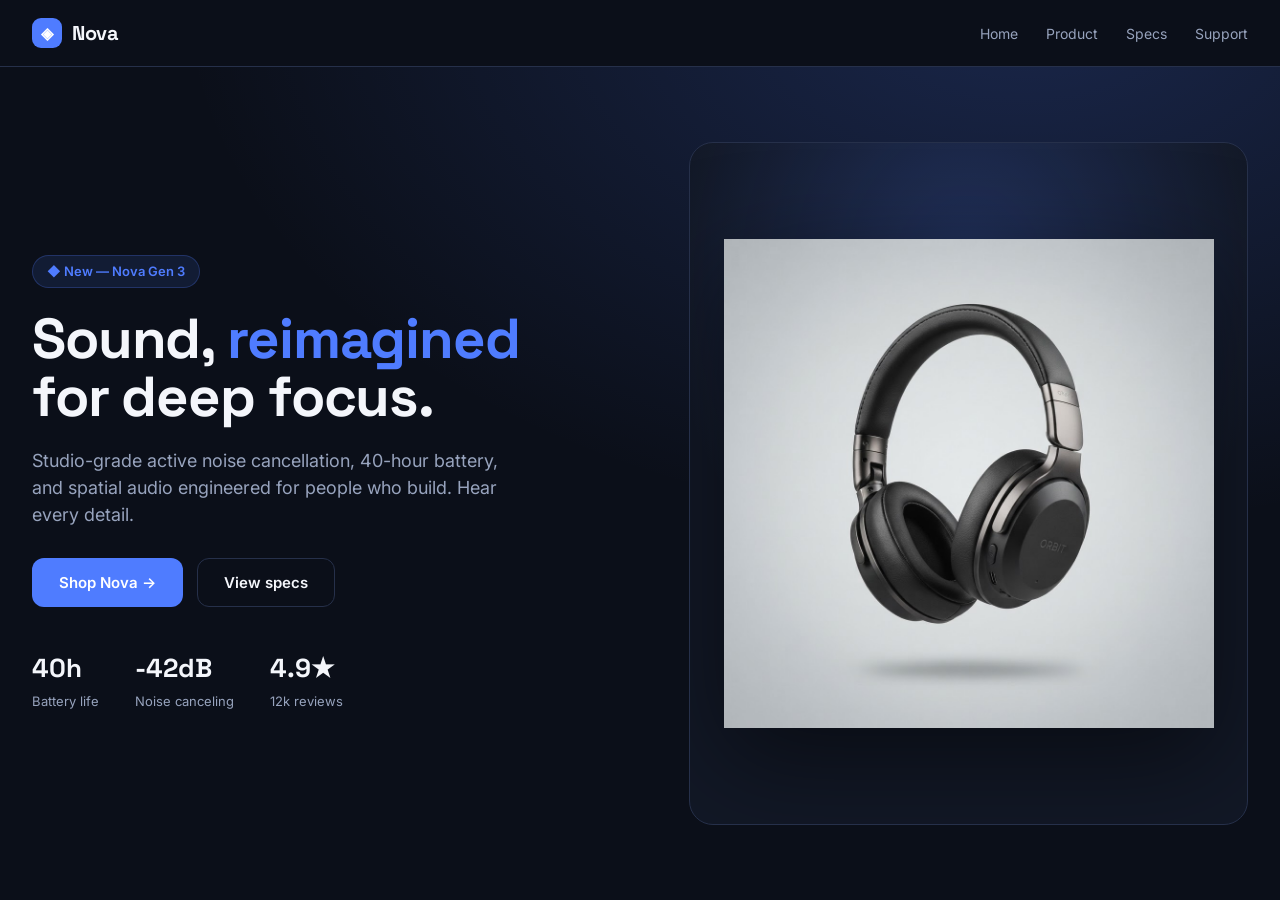
<file: index.html>
<!DOCTYPE html>
<html lang="en">

<head>
  <meta charset="UTF-8" />
  <meta name="viewport" content="width=device-width, initial-scale=1.0" />
  <title>Nova — Sound, Reimagined</title>
  <meta name="description" content="Nova wireless headphones. Studio-grade sound, engineered for focus. Buy now." />
  <link rel="preconnect" href="https://fonts.googleapis.com" />
  <link rel="preconnect" href="https://fonts.gstatic.com" crossorigin />
  <link
    href="https://fonts.googleapis.com/css2?family=Inter:wght@400;500;600;700;800&family=Space+Grotesk:wght@500;600;700&display=swap"
    rel="stylesheet" />
  <style>
    :root {
      --bg: #0b0f19;
      --surface: #121826;
      --surface-2: #1a2234;
      --border: #26304a;
      --fg: #f4f6fb;
      --muted: #97a3bd;
      --primary: #4f7cff;
      --primary-hover: #3b6bff;
      --primary-fg: #ffffff;
      --radius: 16px;
    }

    * {
      box-sizing: border-box;
      margin: 0;
      padding: 0;
    }

    html,
    body {
      height: 100%;
      overflow: hidden;
    }

    body {
      font-family: 'Inter', system-ui, -apple-system, sans-serif;
      background: var(--bg);
      color: var(--fg);
      -webkit-font-smoothing: antialiased;
      line-height: 1.5;
    }

    h1,
    h2,
    h3,
    .brand {
      font-family: 'Space Grotesk', 'Inter', sans-serif;
      letter-spacing: -0.02em;
    }

    .app {
      height: 100vh;
      display: flex;
      flex-direction: column;
    }

    /* ---------- Top bar ---------- */
    header {
      flex: 0 0 auto;
      display: flex;
      align-items: center;
      justify-content: space-between;
      padding: 18px 32px;
      border-bottom: 1px solid var(--border);
    }

    .brand {
      display: flex;
      align-items: center;
      gap: 10px;
      font-weight: 700;
      font-size: 20px;
      cursor: pointer;
      background: none;
      border: none;
      color: var(--fg);
    }

    .brand-mark {
      width: 30px;
      height: 30px;
      border-radius: 9px;
      background: var(--primary);
      display: grid;
      place-items: center;
      color: var(--primary-fg);
      font-size: 16px;
    }

    .nav {
      display: flex;
      align-items: center;
      gap: 28px;
      font-size: 14px;
      color: var(--muted);
    }

    .nav a {
      color: var(--muted);
      text-decoration: none;
      transition: color 0.15s;
    }

    .nav a:hover {
      color: var(--fg);
    }

    .steps {
      display: flex;
      align-items: center;
      gap: 8px;
      font-size: 13px;
      color: var(--muted);
    }

    .steps b {
      color: var(--fg);
      font-weight: 600;
    }

    /* ---------- Views ---------- */
    main {
      flex: 1 1 auto;
      position: relative;
      overflow: hidden;
    }

    .view {
      position: absolute;
      inset: 0;
      display: none;
      animation: fade 0.35s ease;
    }

    .view.active {
      display: block;
    }

    @keyframes fade {
      from {
        opacity: 0;
        transform: translateY(8px);
      }

      to {
        opacity: 1;
        transform: translateY(0);
      }
    }

    /* ---------- Buttons ---------- */
    .btn {
      display: inline-flex;
      align-items: center;
      justify-content: center;
      gap: 8px;
      font-family: inherit;
      font-size: 15px;
      font-weight: 600;
      padding: 14px 26px;
      border-radius: 12px;
      border: 1px solid transparent;
      cursor: pointer;
      transition: transform 0.12s, background 0.15s, border-color 0.15s;
    }

    .btn:active {
      transform: translateY(1px);
    }

    .btn-primary {
      background: var(--primary);
      color: var(--primary-fg);
    }

    .btn-primary:hover {
      background: var(--primary-hover);
    }

    .btn-ghost {
      background: transparent;
      color: var(--fg);
      border-color: var(--border);
    }

    .btn-ghost:hover {
      background: var(--surface-2);
    }

    .btn-block {
      width: 100%;
    }

    /* ---------- Landing ---------- */
    #landing {
      background:
        radial-gradient(120% 120% at 80% -10%, rgba(79, 124, 255, 0.22), transparent 55%),
        var(--bg);
    }

    .hero {
      height: 100%;
      display: grid;
      grid-template-columns: 1.05fr 0.95fr;
      align-items: center;
      gap: 40px;
      padding: 0 32px;
      max-width: 1280px;
      margin: 0 auto;
    }

    .eyebrow {
      display: inline-flex;
      align-items: center;
      gap: 8px;
      font-size: 13px;
      font-weight: 600;
      color: var(--primary);
      background: rgba(79, 124, 255, 0.12);
      border: 1px solid rgba(79, 124, 255, 0.25);
      padding: 6px 14px;
      border-radius: 999px;
      margin-bottom: 22px;
    }

    .hero h1 {
      font-size: clamp(38px, 4.4vw, 62px);
      line-height: 1.02;
      font-weight: 700;
      text-wrap: balance;
    }

    .hero h1 span {
      color: var(--primary);
    }

    .hero p {
      color: var(--muted);
      font-size: 18px;
      margin: 22px 0 30px;
      max-width: 480px;
      text-wrap: pretty;
    }

    .hero-cta {
      display: flex;
      gap: 14px;
      align-items: center;
    }

    .hero-stats {
      display: flex;
      gap: 36px;
      margin-top: 42px;
    }

    .hero-stats div span {
      display: block;
      font-family: 'Space Grotesk', sans-serif;
      font-size: 26px;
      font-weight: 700;
    }

    .hero-stats div small {
      color: var(--muted);
      font-size: 13px;
    }

    .hero-visual {
      position: relative;
      height: 82%;
      border-radius: 24px;
      overflow: hidden;
      border: 1px solid var(--border);
      background:
        radial-gradient(90% 90% at 50% 20%, rgba(79, 124, 255, 0.25), transparent 60%),
        var(--surface);
      display: grid;
      place-items: center;
    }

    .hero-visual img {
      width: 88%;
      max-height: 90%;
      object-fit: contain;
      filter: drop-shadow(0 30px 50px rgba(0, 0, 0, 0.5));
    }

    /* ---------- Product ---------- */
    #product {
      background: var(--bg);
    }

    .product-wrap {
      height: 100%;
      display: grid;
      grid-template-columns: 1fr 1fr;
      max-width: 1280px;
      margin: 0 auto;
    }

    .product-media {
      display: grid;
      place-items: center;
      background:
        radial-gradient(80% 80% at 50% 40%, rgba(79, 124, 255, 0.16), transparent 65%),
        var(--surface);
      border-right: 1px solid var(--border);
    }

    .product-media img {
      width: 78%;
      max-height: 74%;
      object-fit: contain;
      filter: drop-shadow(0 30px 50px rgba(0, 0, 0, 0.5));
    }

    .product-info {
      padding: 0 56px;
      display: flex;
      flex-direction: column;
      justify-content: center;
    }

    .rating {
      display: flex;
      align-items: center;
      gap: 8px;
      color: #ffb020;
      font-size: 15px;
      margin-bottom: 14px;
    }

    .rating small {
      color: var(--muted);
    }

    .product-info h2 {
      font-size: 40px;
      font-weight: 700;
    }

    .product-info .tagline {
      color: var(--muted);
      margin-top: 10px;
      font-size: 16px;
    }

    .price {
      font-family: 'Space Grotesk', sans-serif;
      font-size: 34px;
      font-weight: 700;
      margin: 22px 0 20px;
    }

    .price s {
      font-size: 20px;
      color: var(--muted);
      font-weight: 500;
      margin-left: 10px;
    }

    .features {
      display: grid;
      grid-template-columns: 1fr 1fr;
      gap: 12px 20px;
      margin-bottom: 30px;
    }

    .feature {
      display: flex;
      align-items: center;
      gap: 10px;
      font-size: 14px;
      color: var(--fg);
    }

    .feature .dot {
      width: 22px;
      height: 22px;
      border-radius: 6px;
      background: var(--surface-2);
      border: 1px solid var(--border);
      display: grid;
      place-items: center;
      color: var(--primary);
      font-size: 12px;
      flex: 0 0 auto;
    }

    .buy-row {
      display: flex;
      gap: 14px;
    }

    /* ---------- Checkout ---------- */
    #checkout {
      background: var(--bg);
    }

    .checkout-wrap {
      height: 100%;
      display: grid;
      grid-template-columns: 1.15fr 0.85fr;
      max-width: 1180px;
      margin: 0 auto;
      gap: 40px;
      padding: 20px 32px;
      align-items: center;
    }

    .pay-card {
      background: var(--surface);
      border: 1px solid var(--border);
      border-radius: var(--radius);
      padding: 22px 30px;
    }

    .pay-card h2 {
      font-size: 22px;
      margin-bottom: 4px;
    }

    .pay-card .sub {
      color: var(--muted);
      font-size: 14px;
      margin-bottom: 18px;
    }

    .field {
      margin-bottom: 13px;
    }

    .field label {
      display: block;
      font-size: 13px;
      font-weight: 500;
      color: var(--muted);
      margin-bottom: 7px;
    }

    .field input {
      width: 100%;
      background: var(--bg);
      border: 1px solid var(--border);
      color: var(--fg);
      font-family: inherit;
      font-size: 15px;
      padding: 13px 14px;
      border-radius: 11px;
      transition: border-color 0.15s, box-shadow 0.15s;
    }

    .field input::placeholder {
      color: #5c6684;
    }

    .field input:focus {
      outline: none;
      border-color: var(--primary);
      box-shadow: 0 0 0 3px rgba(79, 124, 255, 0.2);
    }

    .field-row {
      display: grid;
      grid-template-columns: 1fr 1fr;
      gap: 14px;
    }

    .card-badges {
      display: flex;
      gap: 6px;
    }

    .card-badges span {
      font-size: 10px;
      font-weight: 700;
      letter-spacing: 0.04em;
      padding: 3px 7px;
      border-radius: 5px;
      background: var(--surface-2);
      color: var(--muted);
      border: 1px solid var(--border);
    }

    .field-head {
      display: flex;
      align-items: center;
      justify-content: space-between;
    }

    /* Summary */
    .summary {
      background: var(--surface);
      border: 1px solid var(--border);
      border-radius: var(--radius);
      padding: 26px 28px;
    }

    .summary h3 {
      font-size: 17px;
      margin-bottom: 18px;
    }

    .summary-item {
      display: flex;
      gap: 14px;
      align-items: center;
      padding-bottom: 18px;
      border-bottom: 1px solid var(--border);
      margin-bottom: 18px;
    }

    .summary-item img {
      width: 62px;
      height: 62px;
      border-radius: 10px;
      object-fit: cover;
      background: var(--surface-2);
      border: 1px solid var(--border);
    }

    .summary-item .name {
      font-weight: 600;
      font-size: 15px;
    }

    .summary-item .qty {
      color: var(--muted);
      font-size: 13px;
    }

    .summary-item .amt {
      margin-left: auto;
      font-weight: 600;
    }

    .summary-line {
      display: flex;
      justify-content: space-between;
      font-size: 14px;
      color: var(--muted);
      margin-bottom: 10px;
    }

    .summary-line.total {
      color: var(--fg);
      font-size: 18px;
      font-weight: 700;
      font-family: 'Space Grotesk', sans-serif;
      border-top: 1px solid var(--border);
      padding-top: 16px;
      margin-top: 6px;
    }

    .secure-note {
      display: flex;
      align-items: center;
      gap: 8px;
      color: var(--muted);
      font-size: 12px;
      margin-top: 18px;
      justify-content: center;
    }

    /* Success overlay */
    .success {
      position: absolute;
      inset: 0;
      background: rgba(11, 15, 25, 0.85);
      backdrop-filter: blur(6px);
      display: none;
      place-items: center;
      z-index: 20;
    }

    .success.active {
      display: grid;
    }

    .success-card {
      background: var(--surface);
      border: 1px solid var(--border);
      border-radius: 20px;
      padding: 40px 44px;
      text-align: center;
      max-width: 400px;
      animation: fade 0.35s ease;
    }

    .success-check {
      width: 64px;
      height: 64px;
      border-radius: 50%;
      background: rgba(79, 124, 255, 0.15);
      border: 1px solid var(--primary);
      color: var(--primary);
      display: grid;
      place-items: center;
      margin: 0 auto 20px;
      font-size: 30px;
    }

    .success-card h2 {
      font-size: 24px;
      margin-bottom: 8px;
    }

    .success-card p {
      color: var(--muted);
      font-size: 15px;
      margin-bottom: 24px;
    }

    .back-link {
      background: none;
      border: none;
      color: var(--muted);
      font-family: inherit;
      font-size: 14px;
      cursor: pointer;
      display: inline-flex;
      align-items: center;
      gap: 6px;
      margin-bottom: 12px;
      padding: 0;
    }

    .back-link:hover {
      color: var(--fg);
    }

    @media (max-width: 900px) {
      .hero,
      .product-wrap,
      .checkout-wrap {
        grid-template-columns: 1fr;
      }

      .hero-visual,
      .product-media {
        display: none;
      }

      .nav {
        display: none;
      }
    }
  </style>
</head>

<body>
  <div class="app">
    <header>
      <button class="brand" onclick="go('landing')" aria-label="Nova home">
        <span class="brand-mark">◈</span>
        Nova
      </button>
      <nav class="nav" id="topNav">
        <a href="#" onclick="go('landing');return false;">Home</a>
        <a href="#" onclick="go('product');return false;">Product</a>
        <a href="#" onclick="go('product');return false;">Specs</a>
        <a href="#" onclick="go('product');return false;">Support</a>
      </nav>
      <div class="steps" id="checkoutSteps" style="display:none;">
        <span>Cart</span> › <b>Payment</b> › <span>Done</span>
      </div>
    </header>

    <main>
      <!-- LANDING -->
      <section class="view active" id="landing">
        <div class="hero">
          <div>
            <span class="eyebrow">◆ New — Nova Gen 3</span>
            <h1>Sound, <span>reimagined</span> for deep focus.</h1>
            <p>
              Studio-grade active noise cancellation, 40-hour battery, and
              spatial audio engineered for people who build. Hear every detail.
            </p>
            <div class="hero-cta">
              <button class="btn btn-primary" onclick="go('product')">Shop Nova →</button>
              <button class="btn btn-ghost" onclick="go('product')">View specs</button>
            </div>
            <div class="hero-stats">
              <div><span>40h</span><small>Battery life</small></div>
              <div><span>-42dB</span><small>Noise canceling</small></div>
              <div><span>4.9★</span><small>12k reviews</small></div>
            </div>
          </div>
          <div class="hero-visual">
            <img src="./assets/images/product.png" alt="Nova wireless headphones" />
          </div>
        </div>
      </section>

      <!-- PRODUCT -->
      <section class="view" id="product">
        <div class="product-wrap">
          <div class="product-media">
            <img src="./assets/images/product.png" alt="Nova wireless headphones" />
          </div>
          <div class="product-info">
            <div class="rating">
              ★★★★★ <small>4.9 · 12,480 reviews</small>
            </div>
            <h2>Nova Gen 3</h2>
            <p class="tagline">Wireless over-ear headphones with adaptive ANC.</p>
            <div class="price">$299 <s>$349</s></div>
            <div class="features">
              <div class="feature"><span class="dot">✓</span> Adaptive noise canceling</div>
              <div class="feature"><span class="dot">✓</span> 40-hour battery</div>
              <div class="feature"><span class="dot">✓</span> Spatial audio</div>
              <div class="feature"><span class="dot">✓</span> USB-C fast charge</div>
            </div>
            <div class="buy-row">
              <button class="btn btn-primary" onclick="go('checkout')">Buy Now — $299</button>
              <button class="btn btn-ghost" onclick="go('landing')">← Back</button>
            </div>
          </div>
        </div>
      </section>

      <!-- CHECKOUT -->
      <section class="view" id="checkout">
        <div class="checkout-wrap">
          <div>
            <button class="back-link" onclick="go('product')">← Back to product</button>
            <form class="pay-card" id="payForm" novalidate>
              <div class="field-head">
                <h2>Payment</h2>
                <div class="card-badges">
                  <span>VISA</span><span>MC</span><span>AMEX</span>
                </div>
              </div>
              <p class="sub">Complete your purchase securely.</p>

              <div class="field">
                <label for="email">Email</label>
                <input id="email" type="email" placeholder="you@company.com" required />
              </div>
              <div class="field">
                <label for="name">Name on card</label>
                <input id="name" type="text" placeholder="Alex Rivera" required />
              </div>
              <div class="field">
                <label for="card">Card number</label>
                <input id="card" type="text" inputmode="numeric" placeholder="1234 5678 9012 3456"
                  maxlength="19" required />
              </div>
              <div class="field-row">
                <div class="field">
                  <label for="exp">Expiry</label>
                  <input id="exp" type="text" inputmode="numeric" placeholder="MM / YY" maxlength="7"
                    required />
                </div>
                <div class="field">
                  <label for="cvc">CVC</label>
                  <input id="cvc" type="text" inputmode="numeric" placeholder="123" maxlength="4"
                    required />
                </div>
              </div>
              <button type="submit" class="btn btn-primary btn-block">Pay $312.00</button>
            </form>
          </div>

          <aside class="summary">
            <h3>Order summary</h3>
            <div class="summary-item">
              <img src="./assets/images/product.png" alt="Nova Gen 3" />
              <div>
                <div class="name">Nova Gen 3</div>
                <div class="qty">Charcoal · Qty 1</div>
              </div>
              <div class="amt">$299.00</div>
            </div>
            <div class="summary-line"><span>Subtotal</span><span>$299.00</span></div>
            <div class="summary-line"><span>Shipping</span><span>Free</span></div>
            <div class="summary-line"><span>Tax</span><span>$13.00</span></div>
            <div class="summary-line total"><span>Total</span><span>$312.00</span></div>
            <div class="secure-note">🔒 Encrypted &amp; secure payment</div>
          </aside>
        </div>

        <!-- Success overlay -->
        <div class="success" id="success">
          <div class="success-card">
            <div class="success-check">✓</div>
            <h2>Order confirmed</h2>
            <p>Thanks! Your Nova Gen 3 is on its way. A receipt was sent to your email.</p>
            <button class="btn btn-primary" onclick="reset()">Back to store</button>
          </div>
        </div>
      </section>
    </main>
  </div>

  <script>
    function go(view) {
      document.querySelectorAll('.view').forEach(function (v) {
        v.classList.toggle('active', v.id === view);
      });
      document.getElementById('topNav').style.display = view === 'checkout' ? 'none' : '';
      document.getElementById('checkoutSteps').style.display = view === 'checkout' ? '' : 'none';
    }

    function reset() {
      document.getElementById('success').classList.remove('active');
      document.getElementById('payForm').reset();
      go('landing');
    }

    // Card number formatting
    var card = document.getElementById('card');
    card.addEventListener('input', function () {
      var digits = this.value.replace(/\D/g, '').slice(0, 16);
      this.value = digits.replace(/(.{4})/g, '$1 ').trim();
    });

    // Expiry formatting
    var exp = document.getElementById('exp');
    exp.addEventListener('input', function () {
      var digits = this.value.replace(/\D/g, '').slice(0, 4);
      if (digits.length >= 3) {
        this.value = digits.slice(0, 2) + ' / ' + digits.slice(2);
      } else {
        this.value = digits;
      }
    });

    // CVC digits only
    document.getElementById('cvc').addEventListener('input', function () {
      this.value = this.value.replace(/\D/g, '');
    });

    // Submit
    document.getElementById('payForm').addEventListener('submit', function (e) {
      e.preventDefault();
      if (!this.checkValidity()) {
        this.reportValidity();
        return;
      }
      document.getElementById('success').classList.add('active');
    });
  </script>
</body>

</html>
</file>
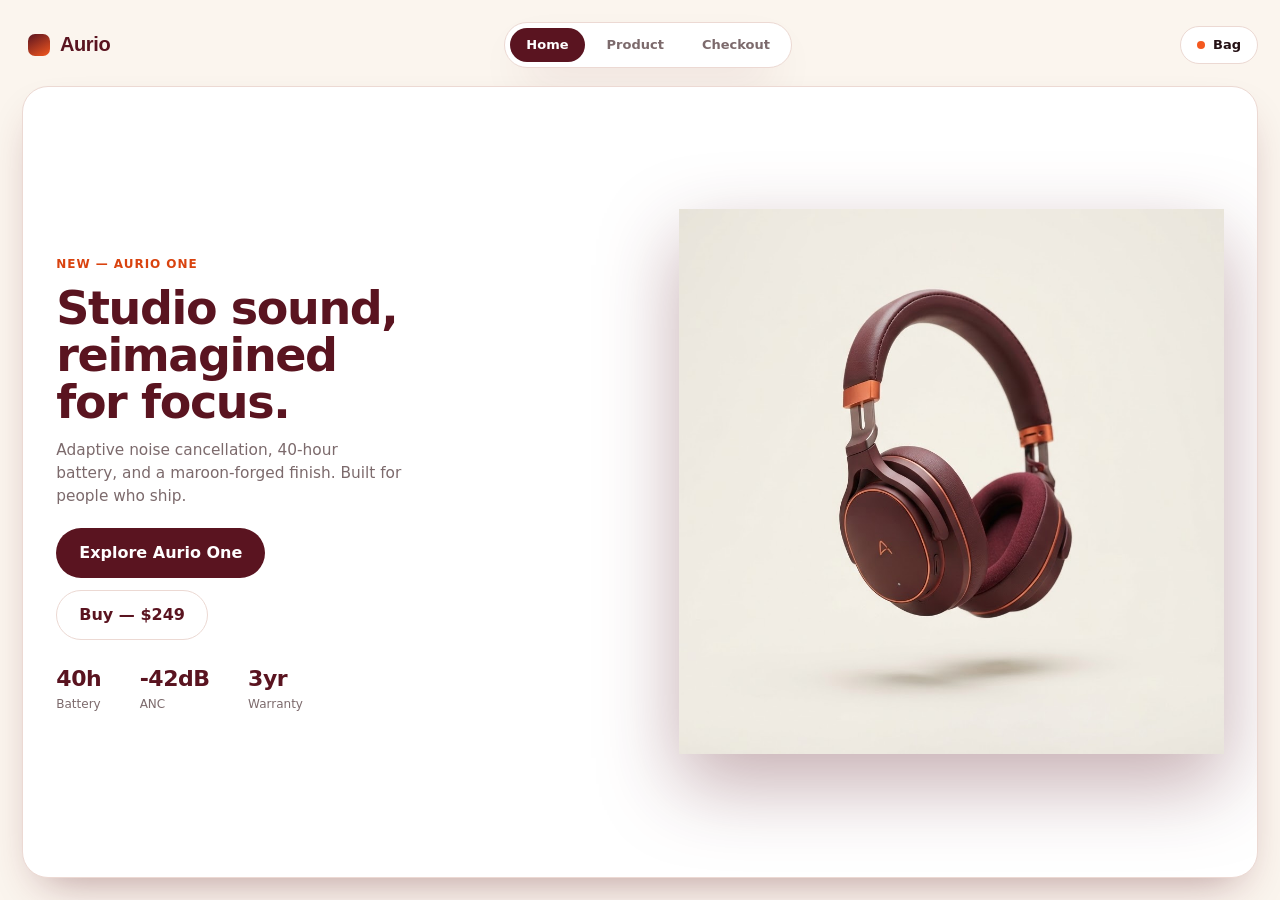
<file: store/index.html>
<!DOCTYPE html>
<html lang="en-US" class="bg-app">
  <head>
    <meta charset="UTF-8" />
    <meta name="viewport" content="width=device-width, initial-scale=1.0" />
    <meta name="theme-color" content="#5a1420" />
    <meta
      name="description"
      content="Aurio — premium wireless headphones. Studio sound, all-day battery, and a design built for focus."
    />
    <title>Aurio — Studio Sound, Reimagined</title>
    <link rel="stylesheet" href="./styles.css" />
  </head>
  <body>
    <div class="app" role="application" aria-label="Aurio store">
      <!-- Top navigation -->
      <header class="topbar">
        <button class="brand" data-nav="landing" aria-label="Aurio home">
          <span class="brand-mark" aria-hidden="true"></span>
          <span class="brand-name">Aurio</span>
        </button>
        <nav class="steps" aria-label="Checkout progress">
          <button class="step" data-nav="landing" data-step="landing">Home</button>
          <button class="step" data-nav="product" data-step="product">Product</button>
          <button class="step" data-nav="checkout" data-step="checkout">Checkout</button>
        </nav>
        <button class="cart-pill" data-nav="product" aria-label="View product">
          <span class="cart-dot" aria-hidden="true"></span>
          Bag
        </button>
      </header>

      <!-- MAIN VIEWPORT -->
      <main class="stage">
        <!-- ===== LANDING ===== -->
        <section class="view view--landing is-active" id="view-landing" aria-label="Landing">
          <div class="hero">
            <div class="hero-copy">
              <span class="eyebrow">New — Aurio One</span>
              <h1 class="hero-title text-balance">Studio sound,<br />reimagined for focus.</h1>
              <p class="hero-sub text-pretty">
                Adaptive noise cancellation, 40-hour battery, and a maroon-forged
                finish. Built for people who ship.
              </p>
              <div class="hero-actions">
                <button class="btn btn--primary" data-nav="product">Explore Aurio One</button>
                <button class="btn btn--ghost" data-nav="checkout">Buy — $249</button>
              </div>
              <ul class="hero-stats" aria-label="Key stats">
                <li><strong>40h</strong><span>Battery</span></li>
                <li><strong>-42dB</strong><span>ANC</span></li>
                <li><strong>3yr</strong><span>Warranty</span></li>
              </ul>
            </div>
            <div class="hero-visual">
              <div class="glowblob" aria-hidden="true"></div>
              <img src="./assets/product.png" alt="Aurio One wireless headphones in maroon" />
            </div>
          </div>
        </section>

        <!-- ===== PRODUCT DETAIL ===== -->
        <section class="view view--product" id="view-product" aria-label="Product detail" hidden>
          <div class="product">
            <div class="product-visual">
              <div class="glowblob glowblob--sm" aria-hidden="true"></div>
              <img src="./assets/product.png" alt="Aurio One wireless headphones in maroon" />
            </div>
            <div class="product-info">
              <span class="eyebrow">Aurio One · Maroon</span>
              <h2 class="product-title text-balance">Aurio One Headphones</h2>
              <div class="rating" aria-label="Rated 4.9 out of 5">
                <span class="stars" aria-hidden="true">★★★★★</span>
                <span class="rating-text">4.9 · 2,140 reviews</span>
              </div>
              <p class="product-desc text-pretty">
                A precision-tuned 42mm driver, ANC that reads the room, and memory-foam
                comfort that disappears after minutes. This is the last pair you buy.
              </p>
              <ul class="features">
                <li>Adaptive ANC</li>
                <li>40h Battery</li>
                <li>USB-C Fast Charge</li>
                <li>Multipoint Bluetooth 5.4</li>
              </ul>
              <div class="swatches" role="group" aria-label="Color">
                <button class="swatch swatch--maroon is-selected" aria-label="Maroon" aria-pressed="true"></button>
                <button class="swatch swatch--tangelo" aria-label="Tangelo" aria-pressed="false"></button>
                <button class="swatch swatch--ink" aria-label="Ink" aria-pressed="false"></button>
              </div>
              <div class="buy-row">
                <div class="price">
                  <span class="price-now">$249</span>
                  <span class="price-was">$299</span>
                </div>
                <button class="btn btn--primary btn--lg" data-nav="checkout">Buy Now</button>
              </div>
            </div>
          </div>
        </section>

        <!-- ===== CHECKOUT ===== -->
        <section class="view view--checkout" id="view-checkout" aria-label="Checkout" hidden>
          <div class="checkout">
            <form class="pay" id="pay-form" novalidate>
              <h2 class="pay-title">Checkout</h2>
              <div class="field">
                <label for="email">Email</label>
                <input id="email" name="email" type="email" placeholder="you@company.com" autocomplete="email" required />
              </div>
              <div class="field">
                <label for="card">Card number</label>
                <input id="card" name="card" inputmode="numeric" placeholder="4242 4242 4242 4242" autocomplete="cc-number" required />
              </div>
              <div class="field-row">
                <div class="field">
                  <label for="exp">Expiry</label>
                  <input id="exp" name="exp" placeholder="MM / YY" autocomplete="cc-exp" required />
                </div>
                <div class="field">
                  <label for="cvc">CVC</label>
                  <input id="cvc" name="cvc" inputmode="numeric" placeholder="123" autocomplete="cc-csc" required />
                </div>
              </div>
              <div class="field">
                <label for="name">Name on card</label>
                <input id="name" name="name" placeholder="Alex Rivera" autocomplete="cc-name" required />
              </div>
              <button class="btn btn--primary btn--lg btn--block" type="submit" id="pay-btn">
                Pay $249
              </button>
              <p class="secure-note" aria-live="polite" id="pay-status">
                <span class="lock" aria-hidden="true"></span> Encrypted &amp; secure — you won&apos;t be charged in this demo.
              </p>
            </form>

            <aside class="summary" aria-label="Order summary">
              <h3 class="summary-title">Order summary</h3>
              <div class="summary-item">
                <img src="./assets/product.png" alt="" />
                <div>
                  <strong>Aurio One</strong>
                  <span>Maroon · 1 unit</span>
                </div>
                <span class="summary-price">$249</span>
              </div>
              <dl class="summary-lines">
                <div><dt>Subtotal</dt><dd>$249.00</dd></div>
                <div><dt>Shipping</dt><dd>Free</dd></div>
                <div><dt>Tax</dt><dd>$0.00</dd></div>
              </dl>
              <div class="summary-total">
                <span>Total</span>
                <span>$249.00</span>
              </div>
            </aside>
          </div>
        </section>
      </main>
    </div>

    <script src="./app.js"></script>
  </body>
</html>
</file>
<file: store/styles.css>
/* ===== Design tokens: zealous_maroon_proud_tangelo ===== */
:root {
  --maroon: #5a1420;
  --maroon-600: #7a1c2c;
  --tangelo: #f4581f;
  --tangelo-600: #d9430f;
  --cream: #fbf5ee;
  --card: #ffffff;
  --ink: #241014;
  --muted: #7c6a6c;
  --line: #ecd9d3;
  --radius: 18px;
  --shadow: 0 20px 45px -20px rgba(90, 20, 32, 0.45);
}

* {
  box-sizing: border-box;
  margin: 0;
}

html,
body {
  height: 100%;
}

.bg-app,
body {
  background: var(--cream);
}

body {
  font-family: ui-sans-serif, system-ui, -apple-system, "Segoe UI", Roboto, Helvetica, Arial, sans-serif;
  color: var(--ink);
  line-height: 1.5;
  -webkit-font-smoothing: antialiased;
  overflow: hidden;
}

.text-balance { text-wrap: balance; }
.text-pretty { text-wrap: pretty; }

/* ===== Shell ===== */
.app {
  height: 100dvh;
  display: flex;
  flex-direction: column;
  padding: clamp(12px, 2vw, 22px);
  gap: clamp(10px, 1.6vw, 18px);
}

/* ===== Top bar ===== */
.topbar {
  flex: 0 0 auto;
  display: flex;
  align-items: center;
  justify-content: space-between;
  gap: 16px;
}

.brand {
  display: inline-flex;
  align-items: center;
  gap: 10px;
  background: none;
  border: 0;
  cursor: pointer;
  font-size: 20px;
  font-weight: 800;
  letter-spacing: -0.02em;
  color: var(--maroon);
}

.brand-mark {
  width: 22px;
  height: 22px;
  border-radius: 7px;
  background: linear-gradient(150deg, var(--maroon), var(--tangelo));
}

.steps {
  display: flex;
  gap: 6px;
  background: var(--card);
  padding: 5px;
  border-radius: 999px;
  border: 1px solid var(--line);
  box-shadow: var(--shadow);
}

.step {
  border: 0;
  background: none;
  cursor: pointer;
  font: inherit;
  font-size: 13px;
  font-weight: 600;
  color: var(--muted);
  padding: 7px 16px;
  border-radius: 999px;
  transition: background 0.2s, color 0.2s;
}

.step.is-active {
  background: var(--maroon);
  color: #fff;
}

.cart-pill {
  display: inline-flex;
  align-items: center;
  gap: 8px;
  border: 1px solid var(--line);
  background: var(--card);
  color: var(--ink);
  font: inherit;
  font-size: 13px;
  font-weight: 700;
  padding: 8px 16px;
  border-radius: 999px;
  cursor: pointer;
}

.cart-dot {
  width: 8px;
  height: 8px;
  border-radius: 50%;
  background: var(--tangelo);
}

/* ===== Stage / views ===== */
.stage {
  flex: 1 1 auto;
  position: relative;
  min-height: 0;
}

.view {
  position: absolute;
  inset: 0;
  background: var(--card);
  border: 1px solid var(--line);
  border-radius: calc(var(--radius) + 8px);
  box-shadow: var(--shadow);
  padding: clamp(16px, 2.6vw, 34px);
  overflow: hidden;
  opacity: 0;
  transform: translateY(10px);
  transition: opacity 0.35s ease, transform 0.35s ease;
  pointer-events: none;
}

.view.is-active {
  opacity: 1;
  transform: none;
  pointer-events: auto;
}

.view[hidden] { display: none; }

.eyebrow {
  display: inline-block;
  font-size: 12px;
  font-weight: 700;
  letter-spacing: 0.08em;
  text-transform: uppercase;
  color: var(--tangelo-600);
}

.btn {
  font: inherit;
  font-weight: 700;
  border-radius: 999px;
  border: 1px solid transparent;
  cursor: pointer;
  padding: 12px 22px;
  transition: transform 0.15s ease, filter 0.2s ease, background 0.2s ease;
}
.btn:hover { transform: translateY(-1px); }
.btn:active { transform: translateY(0); }

.btn--primary {
  background: var(--maroon);
  color: #fff;
}
.btn--primary:hover { background: var(--maroon-600); }

.btn--ghost {
  background: transparent;
  color: var(--maroon);
  border-color: var(--line);
}

.btn--lg { padding: 14px 30px; font-size: 15px; }
.btn--block { width: 100%; }

/* ===== Landing ===== */
.hero {
  height: 100%;
  display: grid;
  grid-template-columns: 1.05fr 1fr;
  align-items: center;
  gap: clamp(20px, 4vw, 60px);
}

.hero-copy { max-width: 34ch; }

.hero-title {
  font-size: clamp(30px, 4vw, 46px);
  line-height: 1.03;
  letter-spacing: -0.03em;
  margin: 10px 0 12px;
  color: var(--maroon);
}

.hero-sub {
  font-size: clamp(14px, 1.2vw, 17px);
  color: var(--muted);
  margin-bottom: 20px;
}

.hero-actions {
  display: flex;
  gap: 12px;
  flex-wrap: wrap;
  margin-bottom: 22px;
}

.hero-stats {
  list-style: none;
  padding: 0;
  display: flex;
  gap: clamp(18px, 3vw, 40px);
}
.hero-stats li { display: flex; flex-direction: column; }
.hero-stats strong { font-size: 22px; color: var(--maroon); letter-spacing: -0.02em; }
.hero-stats span { font-size: 12px; color: var(--muted); }

.hero-visual,
.product-visual {
  position: relative;
  height: 100%;
  display: flex;
  align-items: center;
  justify-content: center;
}

.hero-visual img,
.product-visual img {
  position: relative;
  max-width: 100%;
  max-height: 100%;
  object-fit: contain;
  z-index: 1;
  filter: drop-shadow(0 30px 40px rgba(90, 20, 32, 0.35));
}

.glowblob {
  position: absolute;
  width: 78%;
  aspect-ratio: 1;
  border-radius: 50%;
  background: radial-gradient(circle at 40% 35%, rgba(244, 88, 31, 0.35), rgba(90, 20, 32, 0.12) 60%, transparent 72%);
  filter: blur(6px);
  z-index: 0;
}
.glowblob--sm { width: 70%; }

/* ===== Product ===== */
.product {
  height: 100%;
  display: grid;
  grid-template-columns: 1fr 1.1fr;
  gap: clamp(20px, 3vw, 48px);
  align-items: center;
}

.product-info { max-width: 46ch; }

.product-title {
  font-size: clamp(26px, 2.8vw, 38px);
  letter-spacing: -0.03em;
  line-height: 1.05;
  margin: 8px 0 8px;
  color: var(--maroon);
}

.rating { display: flex; align-items: center; gap: 10px; margin-bottom: 12px; }
.stars { color: var(--tangelo); letter-spacing: 2px; }
.rating-text { font-size: 13px; color: var(--muted); }

.product-desc { color: var(--muted); margin-bottom: 16px; }

.features {
  list-style: none;
  padding: 0;
  display: grid;
  grid-template-columns: 1fr 1fr;
  gap: 8px 14px;
  margin-bottom: 16px;
}
.features li {
  font-size: 13px;
  font-weight: 600;
  color: var(--ink);
  padding-left: 20px;
  position: relative;
}
.features li::before {
  content: "";
  position: absolute;
  left: 0;
  top: 6px;
  width: 10px;
  height: 10px;
  border-radius: 3px;
  background: var(--tangelo);
}

.swatches { display: flex; gap: 10px; margin-bottom: 18px; }
.swatch {
  width: 30px;
  height: 30px;
  border-radius: 50%;
  border: 2px solid transparent;
  cursor: pointer;
  outline-offset: 3px;
}
.swatch.is-selected { border-color: var(--ink); }
.swatch--maroon { background: var(--maroon); }
.swatch--tangelo { background: var(--tangelo); }
.swatch--ink { background: #241014; }

.buy-row {
  display: flex;
  align-items: center;
  justify-content: space-between;
  gap: 20px;
  border-top: 1px solid var(--line);
  padding-top: 16px;
}
.price { display: flex; align-items: baseline; gap: 10px; }
.price-now { font-size: 30px; font-weight: 800; color: var(--maroon); letter-spacing: -0.02em; }
.price-was { font-size: 16px; color: var(--muted); text-decoration: line-through; }

/* ===== Checkout ===== */
.checkout {
  height: 100%;
  display: grid;
  grid-template-columns: 1.2fr 1fr;
  gap: clamp(20px, 3vw, 44px);
  align-items: center;
}

.pay { display: flex; flex-direction: column; gap: 14px; }
.pay-title { font-size: 26px; color: var(--maroon); letter-spacing: -0.02em; }

.field { display: flex; flex-direction: column; gap: 6px; }
.field-row { display: grid; grid-template-columns: 1fr 1fr; gap: 14px; }
.field label { font-size: 12px; font-weight: 700; color: var(--muted); }
.field input {
  font: inherit;
  padding: 12px 14px;
  border-radius: 12px;
  border: 1px solid var(--line);
  background: var(--cream);
  color: var(--ink);
  transition: border-color 0.2s, box-shadow 0.2s;
}
.field input:focus {
  outline: none;
  border-color: var(--tangelo);
  box-shadow: 0 0 0 3px rgba(244, 88, 31, 0.18);
  background: #fff;
}

.secure-note {
  display: flex;
  align-items: center;
  gap: 8px;
  font-size: 12px;
  color: var(--muted);
}
.secure-note.is-success { color: var(--maroon); font-weight: 700; }
.lock {
  width: 12px;
  height: 12px;
  border-radius: 3px;
  background: var(--maroon);
  position: relative;
}
.lock::after {
  content: "";
  position: absolute;
  inset: -4px 2px auto 2px;
  height: 6px;
  border: 2px solid var(--maroon);
  border-bottom: 0;
  border-radius: 6px 6px 0 0;
}

.summary {
  background: var(--cream);
  border: 1px solid var(--line);
  border-radius: var(--radius);
  padding: clamp(16px, 2vw, 26px);
}
.summary-title { font-size: 15px; color: var(--maroon); margin-bottom: 16px; }
.summary-item {
  display: grid;
  grid-template-columns: 54px 1fr auto;
  align-items: center;
  gap: 12px;
  padding-bottom: 16px;
  border-bottom: 1px solid var(--line);
}
.summary-item img {
  width: 54px;
  height: 54px;
  object-fit: contain;
  border-radius: 10px;
  background: #fff;
  border: 1px solid var(--line);
}
.summary-item strong { display: block; font-size: 14px; }
.summary-item span { font-size: 12px; color: var(--muted); }
.summary-price { font-weight: 700; }

.summary-lines { margin: 16px 0; display: flex; flex-direction: column; gap: 8px; }
.summary-lines div { display: flex; justify-content: space-between; font-size: 13px; color: var(--muted); }
.summary-lines dd { margin: 0; color: var(--ink); font-weight: 600; }

.summary-total {
  display: flex;
  justify-content: space-between;
  font-size: 18px;
  font-weight: 800;
  color: var(--maroon);
  border-top: 1px solid var(--line);
  padding-top: 14px;
}

/* ===== Responsive ===== */
@media (max-width: 860px) {
  body { overflow: auto; }
  .app { height: auto; min-height: 100dvh; }
  .steps { display: none; }
  .stage { min-height: 70vh; }
  .view { position: relative; }
  .view[hidden] { display: none; }
  .hero,
  .product,
  .checkout {
    grid-template-columns: 1fr;
    gap: 24px;
    text-align: left;
  }
  .hero-visual,
  .product-visual { min-height: 220px; order: -1; }
}
</file>
